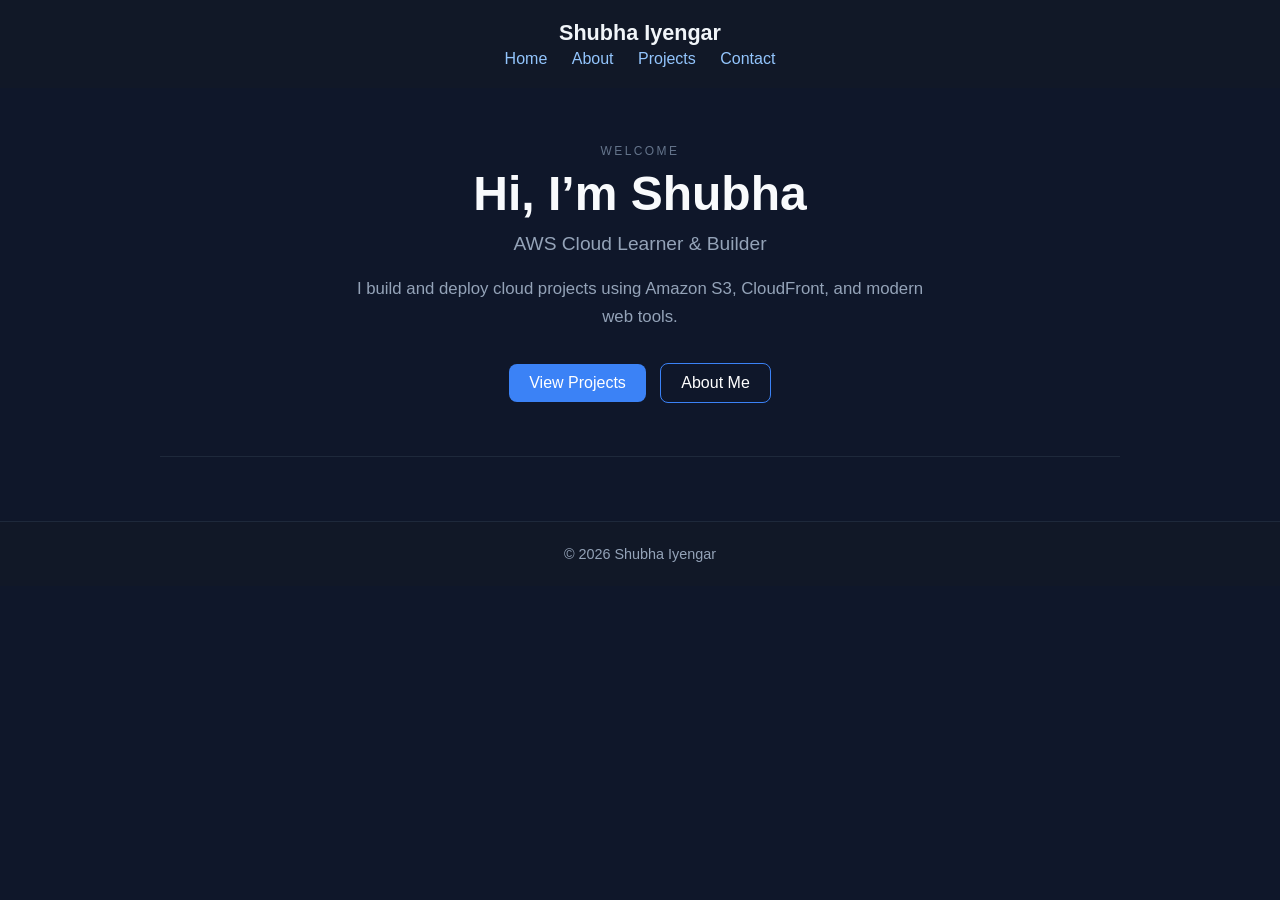
<file: index.html>
<!DOCTYPE html>
<html lang="en">
  <head>
    <meta charset="UTF-8">
    <meta name="viewport" content="width=device-width, initial-scale=1">
    <title>Shubha Iyengar | Portfolio</title>
    <link rel="stylesheet" href="assets/css/style.css">
  </head>
  <body>
    <header>
      <a class="site-brand" href="index.html">Shubha Iyengar</a>
      <nav>
        <a href="index.html">Home</a>
        <a href="about.html">About</a>
        <a href="projects.html">Projects</a>
        <a href="contact.html">Contact</a>
      </nav>
    </header>

    <main class="site-main">
      <section class="home-hero" aria-labelledby="home-heading">
        <p class="page-kicker">Welcome</p>
        <h1 id="home-heading">Hi, I’m Shubha</h1>
        <p class="home-tagline">AWS Cloud Learner &amp; Builder</p>
        <p class="page-lead">
          I build and deploy cloud projects using Amazon S3, CloudFront, and modern web tools.
        </p>
        <div class="buttons" role="group" aria-label="Primary links">
          <a href="projects.html" class="btn">View Projects</a>
          <a href="about.html" class="btn secondary">About Me</a>
        </div>
      </section>
    </main>

    <footer>
      <p>© 2026 Shubha Iyengar</p>
    </footer>
  </body>
</html>
</file>
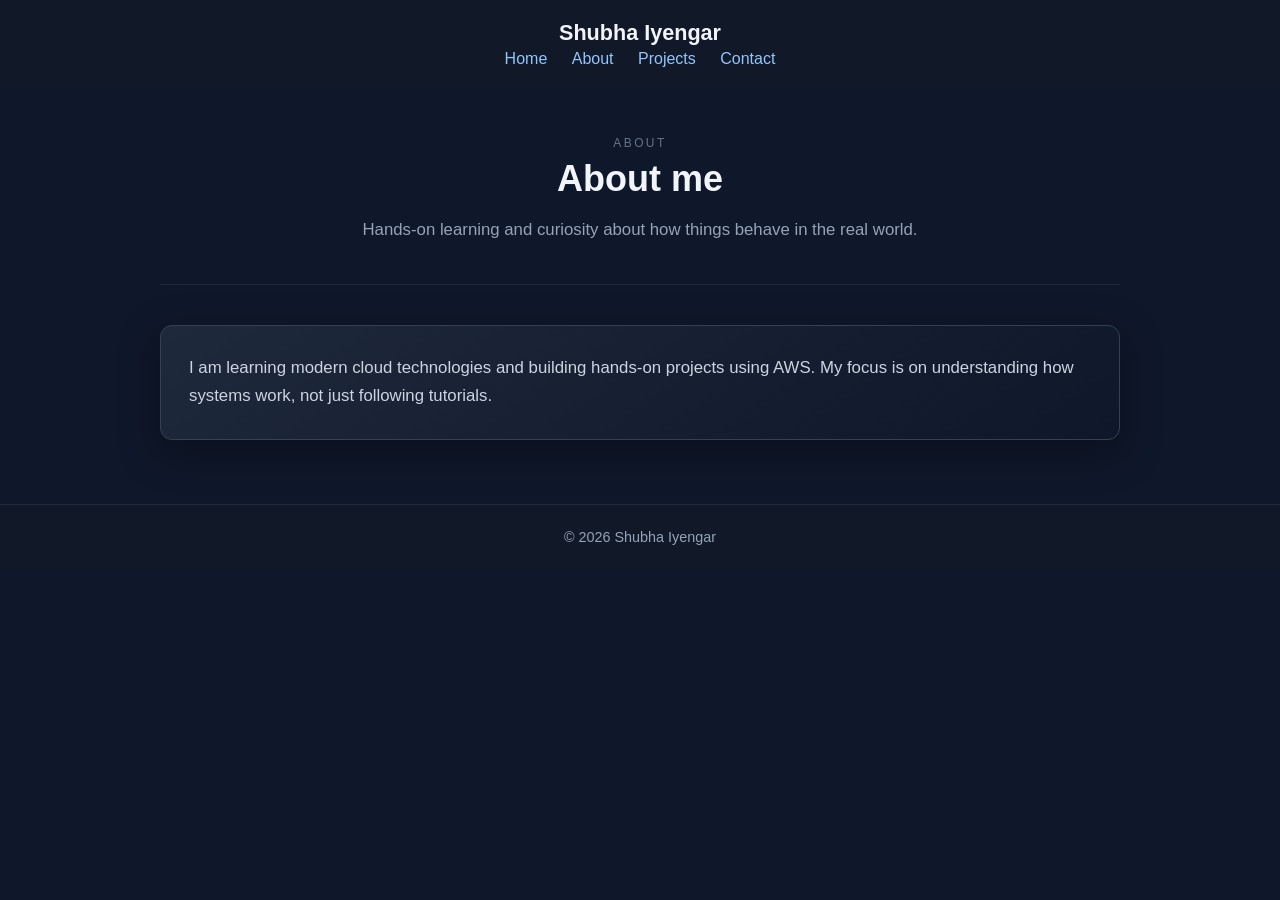
<file: about.html>
<!DOCTYPE html>
<html lang="en">
  <head>
    <meta charset="UTF-8">
    <meta name="viewport" content="width=device-width, initial-scale=1">
    <title>Shubha Iyengar | About</title>
    <link rel="stylesheet" href="assets/css/style.css">
  </head>
  <body>
    <header>
      <a class="site-brand" href="index.html">Shubha Iyengar</a>
      <nav>
        <a href="index.html">Home</a>
        <a href="about.html">About</a>
        <a href="projects.html">Projects</a>
        <a href="contact.html">Contact</a>
      </nav>
    </header>

    <main class="site-main">
      <section class="page-intro" aria-labelledby="about-heading">
        <p class="page-kicker">About</p>
        <h1 id="about-heading">About me</h1>
        <p class="page-lead">
          Hands-on learning and curiosity about how things behave in the real world.
        </p>
      </section>

      <section class="content-section" aria-label="Bio">
        <article class="prose-card">
          <p>
            I am learning modern cloud technologies and building hands-on projects
            using AWS. My focus is on understanding how systems work, not just
            following tutorials.
          </p>
        </article>
      </section>
    </main>

    <footer>
      <p>© 2026 Shubha Iyengar</p>
    </footer>
  </body>
</html>
</file>
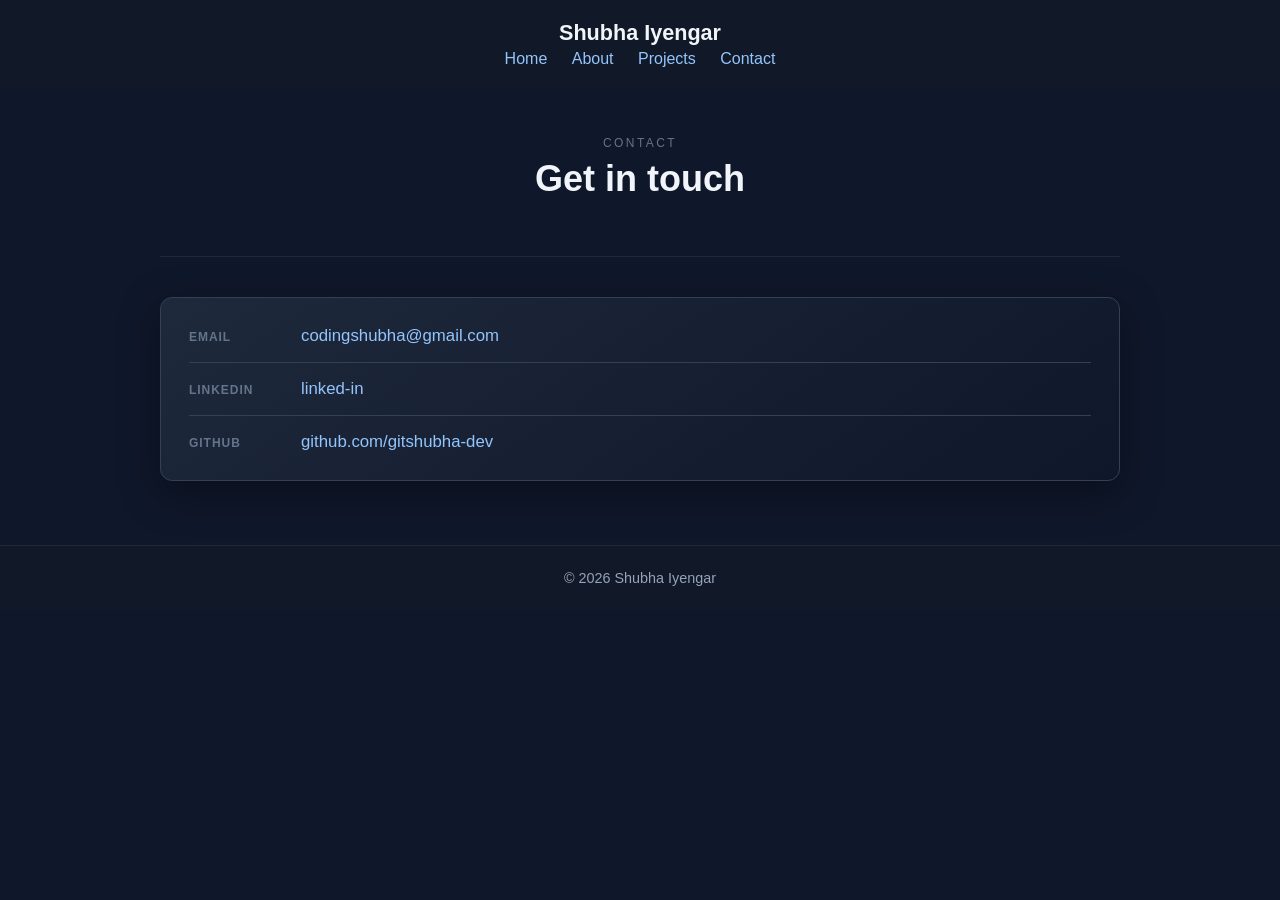
<file: contact.html>
<!DOCTYPE html>
<html lang="en">
  <head>
    <meta charset="UTF-8">
    <meta name="viewport" content="width=device-width, initial-scale=1">
    <title>Shubha Iyengar | Contact</title>
    <link rel="stylesheet" href="assets/css/style.css">
  </head>
  <body>
    <header>
      <a class="site-brand" href="index.html">Shubha Iyengar</a>
      <nav>
        <a href="index.html">Home</a>
        <a href="about.html">About</a>
        <a href="projects.html">Projects</a>
        <a href="contact.html">Contact</a>
      </nav>
    </header>

    <main class="site-main">
      <section class="page-intro" aria-labelledby="contact-heading">
        <p class="page-kicker">Contact</p>
        <h1 id="contact-heading">Get in touch</h1>
        <p class="page-lead">
          
        </p>
      </section>

      <section class="content-section" aria-label="Contact details">
        <article class="contact-card">
          <h2 class="visually-hidden">Contact methods</h2>
          <ul class="contact-list">
            <li>
              <span class="contact-label">Email</span>
              <a href="mailto:codingshubha@gmail.com">codingshubha@gmail.com</a>
            </li>
            <li>
              <span class="contact-label">LinkedIn</span>
              <a href="#">linked-in</a>
            </li>
            <li>
              <span class="contact-label">GitHub</span>
              <a href="https://github.com/gitshubha-dev">github.com/gitshubha-dev</a>
            </li>
          </ul>
        </article>
      </section>
    </main>

    <footer>
      <p>© 2026 Shubha Iyengar</p>
    </footer>
  </body>
</html>
</file>
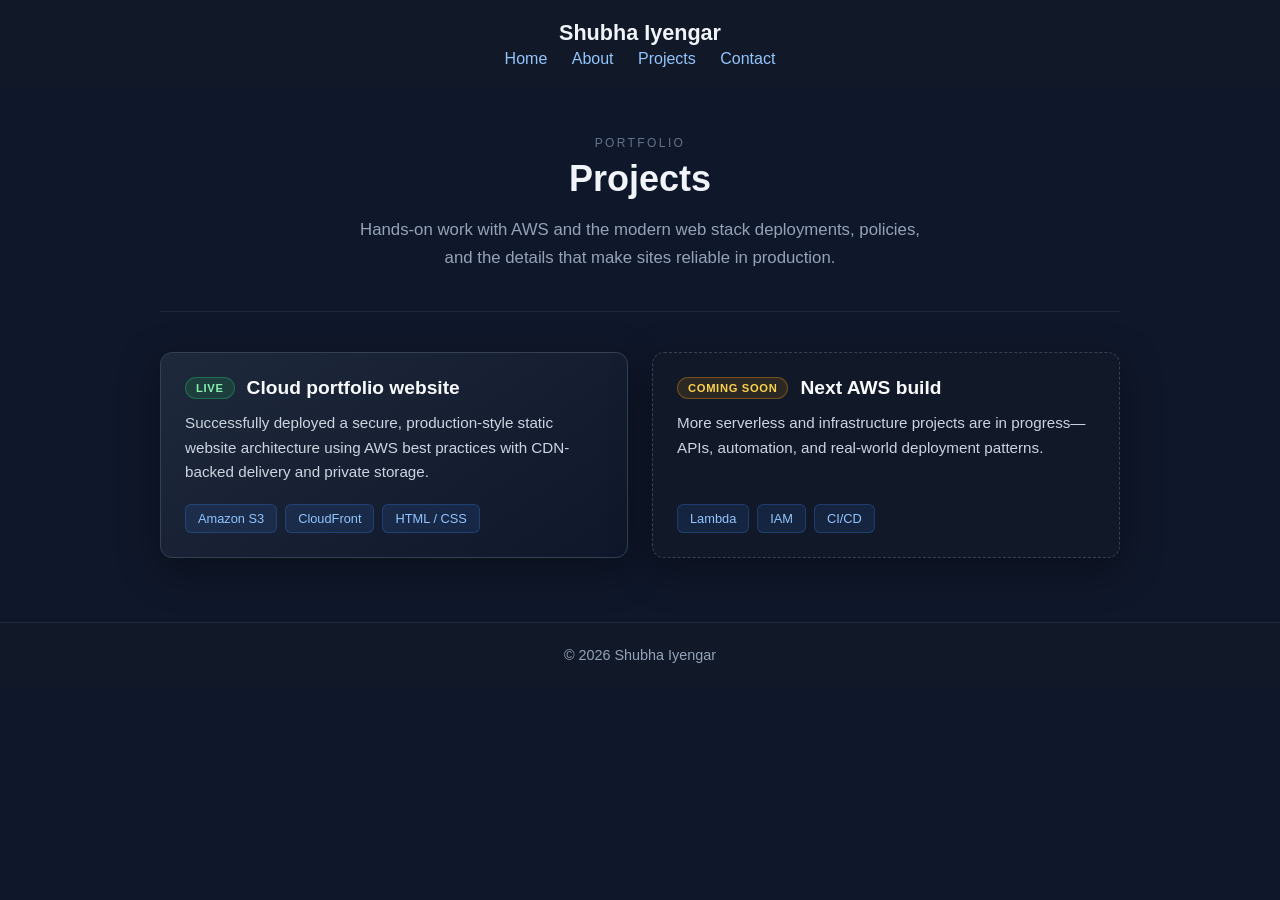
<file: projects.html>
<!DOCTYPE html>
<html lang="en">
  <head>
    <meta charset="UTF-8">
    <meta name="viewport" content="width=device-width, initial-scale=1">
    <title>Shubha Iyengar | Projects</title>
    <link rel="stylesheet" href="assets/css/style.css">
  </head>
  <body>
    <header>
      <a class="site-brand" href="index.html">Shubha Iyengar</a>
      <nav>
        <a href="index.html">Home</a>
        <a href="about.html">About</a>
        <a href="projects.html">Projects</a>
        <a href="contact.html">Contact</a>
      </nav>
    </header>

    <main class="site-main">
      <section class="page-intro" aria-labelledby="projects-heading">
        <p class="page-kicker">Portfolio</p>
        <h1 id="projects-heading">Projects</h1>
        <p class="page-lead">
          Hands-on work with AWS and the modern web stack deployments, policies, and the details that make sites reliable in production.
        </p>
      </section>

      <section class="projects-grid" aria-label="Project list">
        <article class="project-card">
          <div class="project-card-top">
            <span class="project-status project-status--live">Live</span>
            <h2 class="project-card-title">Cloud portfolio website</h2>
          </div>
          <p class="project-card-desc">
            Successfully deployed a secure, production-style static website architecture using AWS best practices with CDN-backed delivery and private storage.
          </p>
          <ul class="project-tags" aria-label="Technologies">
            <li>Amazon S3</li>
            <li>CloudFront</li>
            <li>HTML / CSS</li>
          </ul>
        </article>

        <article class="project-card project-card--soon">
          <div class="project-card-top">
            <span class="project-status project-status--soon">Coming soon</span>
            <h2 class="project-card-title">Next AWS build</h2>
          </div>
          <p class="project-card-desc">
            More serverless and infrastructure projects are in progress—APIs, automation, and real-world deployment patterns.
          </p>
          <ul class="project-tags" aria-label="Focus areas">
            <li>Lambda</li>
            <li>IAM</li>
            <li>CI/CD</li>
          </ul>
        </article>
      </section>
    </main>

    <footer>
      <p>© 2026 Shubha Iyengar</p>
    </footer>
  </body>
</html>
</file>
<file: assets/css/style.css>
body {
  margin: 0;
  font-family: Arial, sans-serif;
  background: #0f172a;
  color: #e2e8f0;
}

header {
  padding: 20px;
  background: #111827;
  text-align: center;
}

.site-brand {
  display: inline-block;
  margin: 0 0 4px;
  font-size: 1.35rem;
  font-weight: 700;
  color: #f1f5f9;
  text-decoration: none;
}

.site-brand:hover {
  color: #93c5fd;
}

nav a {
  margin: 0 10px;
  color: #93c5fd;
  text-decoration: none;
}

nav a:hover {
  text-decoration: underline;
}

/* —— Shared page shell (all inner pages + home) —— */
.site-main {
  max-width: 960px;
  margin: 0 auto;
  padding: 0 20px 64px;
}

.site-main--narrow {
  max-width: 520px;
}

.page-intro {
  text-align: center;
  padding: 48px 0 40px;
  border-bottom: 1px solid #1e293b;
}

.page-kicker {
  margin: 0 0 8px;
  font-size: 0.75rem;
  letter-spacing: 0.2em;
  text-transform: uppercase;
  color: #64748b;
}

.page-intro h1 {
  margin: 0 0 16px;
  font-size: clamp(1.75rem, 4vw, 2.25rem);
  font-weight: 700;
  color: #f1f5f9;
}

.page-lead {
  margin: 0 auto;
  max-width: 36rem;
  line-height: 1.65;
  color: #94a3b8;
  font-size: 1.05rem;
}

/* —— Home —— */
.home-hero {
  text-align: center;
  padding: 56px 0 48px;
  border-bottom: 1px solid #1e293b;
}

.home-hero h1 {
  margin: 0 0 12px;
  font-size: clamp(2rem, 6vw, 3rem);
  font-weight: 700;
  color: #f8fafc;
}

.home-tagline {
  margin: 0 0 20px;
  font-size: 1.2rem;
  font-weight: normal;
  color: #94a3b8;
}

.home-hero .page-lead {
  margin-bottom: 28px;
}

.buttons {
  margin-top: 8px;
}

.btn {
  display: inline-block;
  padding: 10px 20px;
  margin: 5px;
  background: #3b82f6;
  color: white;
  border-radius: 8px;
  text-decoration: none;
  transition: background 0.2s ease, border-color 0.2s ease;
}

.btn:hover {
  background: #2563eb;
}

.btn.secondary {
  background: transparent;
  border: 1px solid #3b82f6;
}

.btn.secondary:hover {
  background: rgba(59, 130, 246, 0.12);
}

/* —— Content blocks (about, contact) —— */
.content-section {
  padding-top: 40px;
}

.prose-card {
  padding: 28px;
  background: linear-gradient(145deg, #1e293b 0%, #0f172a 100%);
  border: 1px solid #334155;
  border-radius: 12px;
  box-shadow: 0 12px 40px rgba(0, 0, 0, 0.35);
}

.prose-card p {
  margin: 0;
  line-height: 1.7;
  color: #cbd5e1;
  font-size: 1.05rem;
}

.contact-card {
  padding: 28px;
  background: linear-gradient(145deg, #1e293b 0%, #0f172a 100%);
  border: 1px solid #334155;
  border-radius: 12px;
  box-shadow: 0 12px 40px rgba(0, 0, 0, 0.35);
}

.contact-list {
  margin: 0;
  padding: 0;
  list-style: none;
}

.contact-list li {
  display: flex;
  flex-wrap: wrap;
  align-items: baseline;
  gap: 8px 16px;
  padding: 16px 0;
  border-bottom: 1px solid #334155;
  font-size: 1.05rem;
  color: #cbd5e1;
}

.contact-list li:last-child {
  border-bottom: none;
  padding-bottom: 0;
}

.contact-list li:first-child {
  padding-top: 0;
}

.contact-label {
  flex: 0 0 6rem;
  font-size: 0.75rem;
  font-weight: 600;
  letter-spacing: 0.08em;
  text-transform: uppercase;
  color: #64748b;
}

.contact-list a {
  color: #93c5fd;
  text-decoration: none;
}

.contact-list a:hover {
  text-decoration: underline;
}

/* —— Error —— */
.error-main {
  padding-top: 48px;
}

.error-panel {
  text-align: center;
  padding: 40px 28px 48px;
  background: linear-gradient(145deg, #1e293b 0%, #0f172a 100%);
  border: 1px solid #334155;
  border-radius: 12px;
  box-shadow: 0 12px 40px rgba(0, 0, 0, 0.35);
}

.error-panel h1 {
  margin: 0 0 12px;
  font-size: clamp(1.5rem, 4vw, 2rem);
  font-weight: 700;
  color: #f1f5f9;
}

.error-panel .page-lead {
  margin-bottom: 24px;
}

.visually-hidden {
  position: absolute;
  width: 1px;
  height: 1px;
  padding: 0;
  margin: -1px;
  overflow: hidden;
  clip: rect(0, 0, 0, 0);
  white-space: nowrap;
  border: 0;
}

/* —— Footer —— */
footer {
  padding: 24px 20px;
  text-align: center;
  background: #111827;
  border-top: 1px solid #1e293b;
  color: #94a3b8;
  font-size: 0.9rem;
}

footer p {
  margin: 0;
}

/* —— Projects page —— */
.projects-grid {
  display: grid;
  gap: 24px;
  padding-top: 40px;
  grid-template-columns: 1fr;
}

@media (min-width: 720px) {
  .projects-grid {
    grid-template-columns: repeat(2, 1fr);
    align-items: stretch;
  }
}

.project-card {
  display: flex;
  flex-direction: column;
  padding: 24px;
  background: linear-gradient(145deg, #1e293b 0%, #0f172a 100%);
  border: 1px solid #334155;
  border-radius: 12px;
  box-shadow: 0 12px 40px rgba(0, 0, 0, 0.35);
  transition: border-color 0.2s ease, transform 0.2s ease, box-shadow 0.2s ease;
}

.project-card:hover {
  border-color: #475569;
  transform: translateY(-2px);
  box-shadow: 0 16px 48px rgba(0, 0, 0, 0.45);
}

.project-card--soon {
  background: #111827;
  border-style: dashed;
  border-color: #334155;
}

.project-card--soon:hover {
  border-color: #475569;
}

.project-card-top {
  display: flex;
  flex-wrap: wrap;
  align-items: center;
  gap: 10px 12px;
  margin-bottom: 12px;
}

.project-status {
  display: inline-block;
  padding: 4px 10px;
  font-size: 0.7rem;
  font-weight: 600;
  letter-spacing: 0.06em;
  text-transform: uppercase;
  border-radius: 999px;
}

.project-status--live {
  color: #86efac;
  background: rgba(34, 197, 94, 0.15);
  border: 1px solid rgba(34, 197, 94, 0.35);
}

.project-status--soon {
  color: #fcd34d;
  background: rgba(245, 158, 11, 0.12);
  border: 1px solid rgba(245, 158, 11, 0.35);
}

.project-card-title {
  margin: 0;
  font-size: 1.2rem;
  font-weight: 600;
  color: #f8fafc;
  flex: 1;
  min-width: 0;
}

.project-card-desc {
  margin: 0 0 20px;
  flex: 1;
  line-height: 1.6;
  color: #cbd5e1;
  font-size: 0.95rem;
}

.project-tags {
  display: flex;
  flex-wrap: wrap;
  gap: 8px;
  margin: 0;
  padding: 0;
  list-style: none;
}

.project-tags li {
  padding: 6px 12px;
  font-size: 0.8rem;
  color: #93c5fd;
  background: rgba(59, 130, 246, 0.12);
  border: 1px solid rgba(59, 130, 246, 0.25);
  border-radius: 6px;
}
</file>
